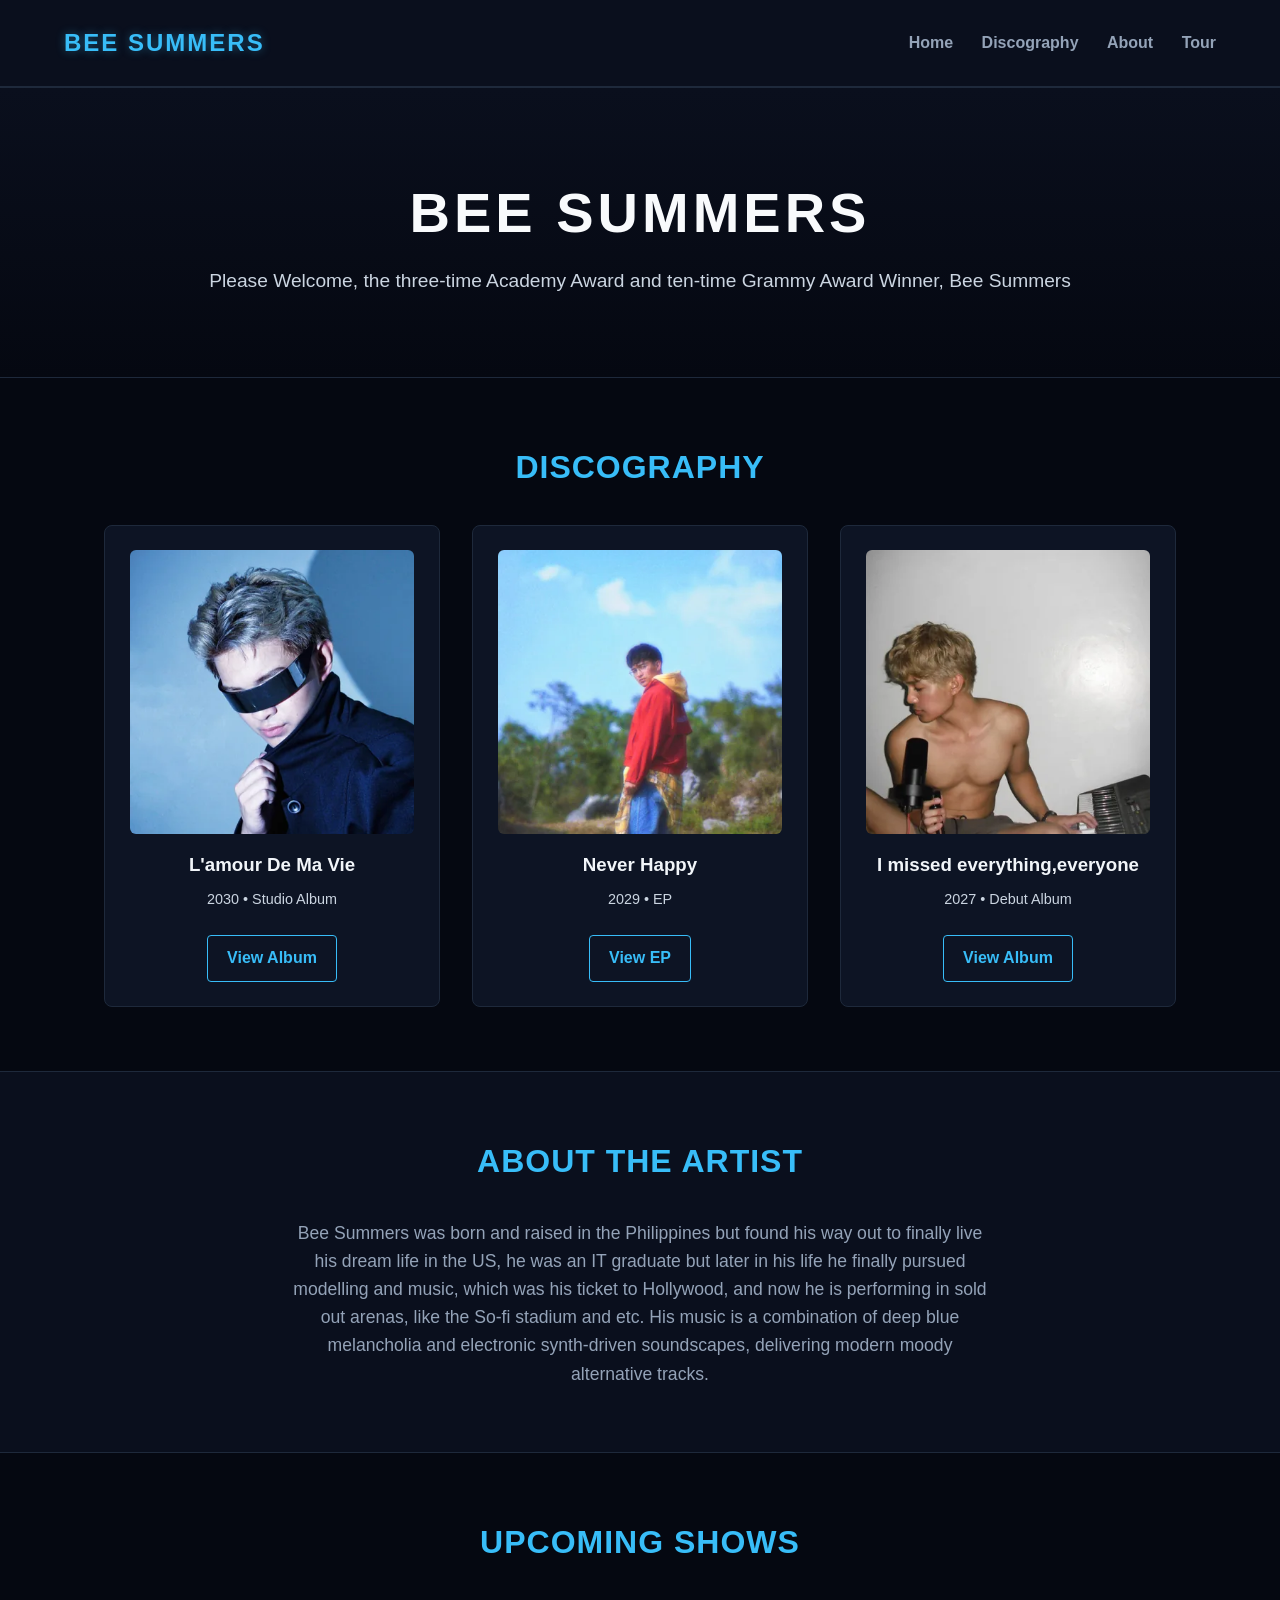
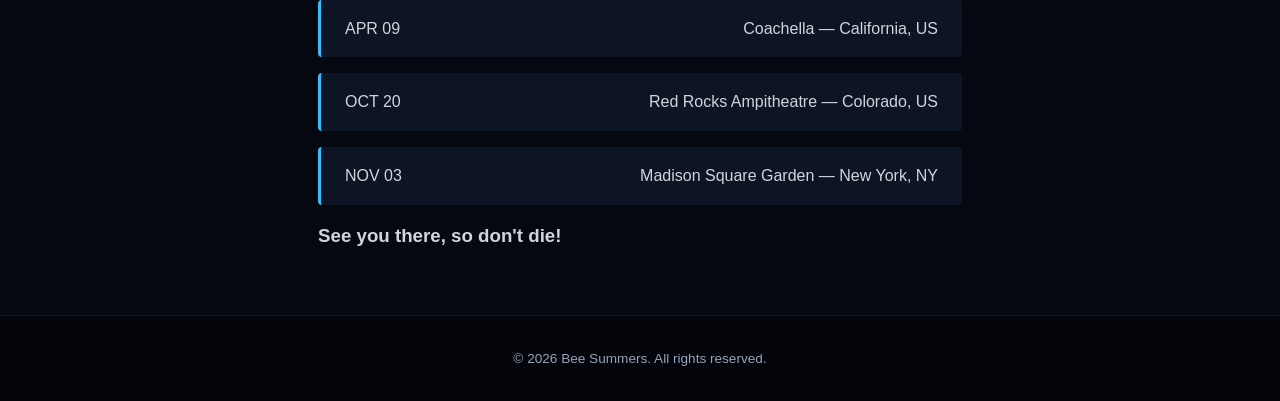
<file: index.html>
<!DOCTYPE html>
<html lang="en">
<head>
    <meta charset="UTF-8">
    <meta name="viewport" content="width=device-width, initial-scale=1.0">
    <title>Bee Summers | Official Discography</title>
    <link rel="stylesheet" href="style.css">
</head>
<body>
    <header>
        <div class="logo">BEE SUMMERS</div>
        <nav>
            <a href="index.html">Home</a>
            <a href="#discography">Discography</a>
            <a href="#about">About</a>
            <a href="#tour">Tour</a>
        </nav>
    </header>

    <section class="hero">
        <div class="hero-content">
            <h1>BEE SUMMERS</h1>
            <p>Please Welcome, the three-time Academy Award and ten-time Grammy Award Winner, Bee Summers </p>
        </div>
    </section>

    <section id="discography" class="main-collection">
        <h2>Discography</h2>
        <div class="grid">
            <div class="card">
                <img src="editorial.webp" alt="Midnight Echoes Album Cover">
                <h3>L'amour De Ma Vie</h3>
                <p>2030 • Studio Album</p>
                <a href="midnight-echoes.html" class="btn">View Album</a>
            </div>
            <div class="card">
                <img src="unnamed.webp" alt="Electric Rain EP Cover">
                <h3>Never Happy</h3>
                <p>2029 • EP</p>
                <a href="electric-rain.html" class="btn">View EP</a>
            </div>
            <div class="card">
                <img src="withmic.webp" alt="Velvet Eclipse Cover">
                <h3>I missed everything,everyone</h3>
                <p>2027 • Debut Album</p>
                <a href="velvet-eclipse.html" class="btn">View Album</a>
            </div>
        </div>
    </section>

    <section id="about" class="about-section">
        <h2>About the Artist</h2>
        <p>Bee Summers was born and raised in the Philippines but found his way out to finally live his dream life in the US, he was an IT graduate but later in his life he finally pursued modelling and music, which was his ticket to Hollywood, and now he is performing in sold out arenas, like the So-fi stadium and etc. His music is a combination of deep blue melancholia and electronic synth-driven soundscapes, delivering modern moody alternative tracks. </p>
    </section>

    <section id="tour" class="tour-section">
        <h2>Upcoming Shows</h2>
        <div class="tour-list">
            <div class="tour-item"><span>APR 09</span> <span>Coachella — California, US</span></div>
            <div class="tour-item"><span>OCT 20</span> <span>Red Rocks Ampitheatre — Colorado, US</span></div>
            <div class="tour-item"><span>NOV 03</span> <span>Madison Square Garden — New York, NY</span></div>
            <h3>See you there, so don't die!</h3>
        </div>
    </section>

    <footer>
        <p>&copy; 2026 Bee Summers. All rights reserved.</p>
    </footer>
</body>
</html>
</file>
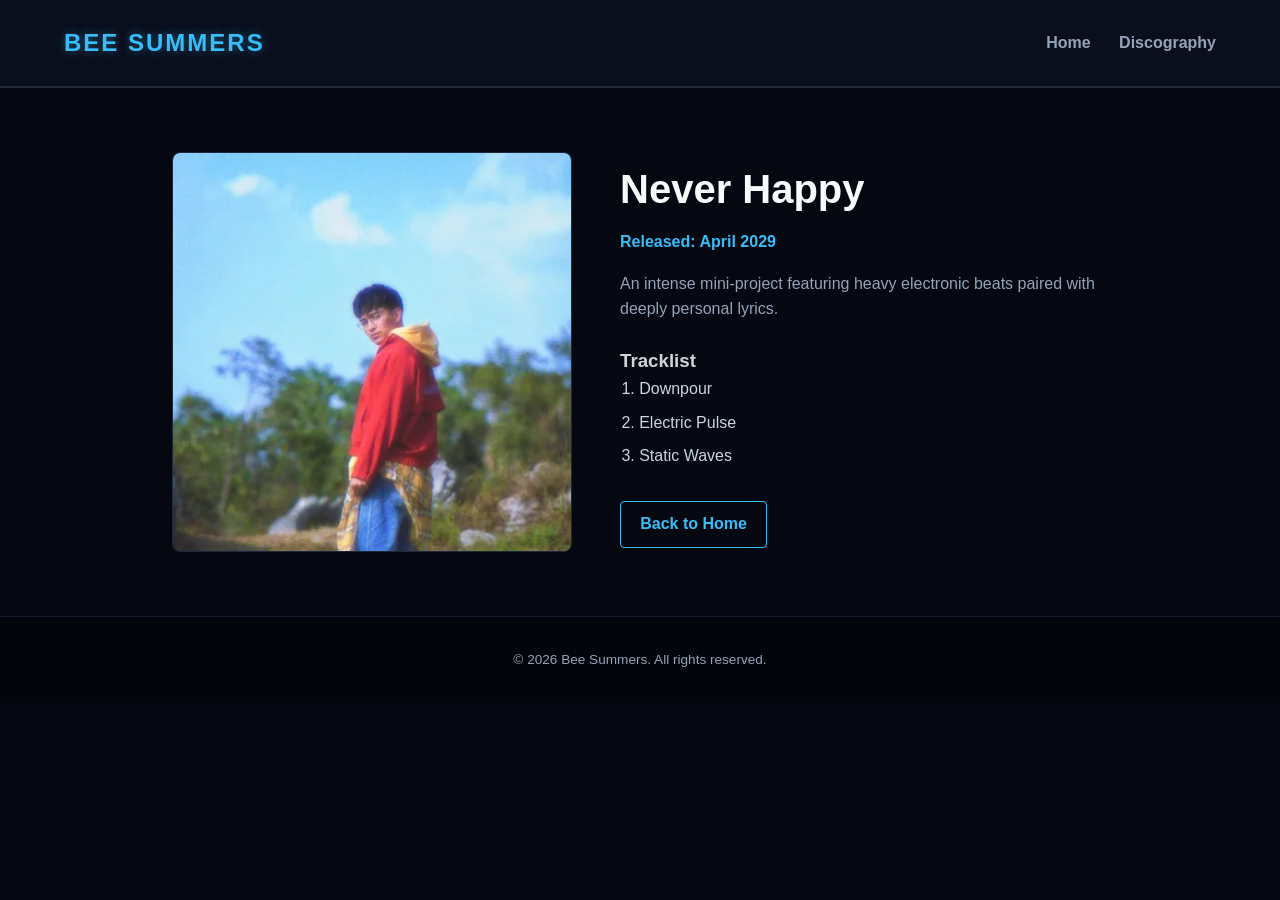
<file: electric-rain.html>
<!DOCTYPE html>
<html lang="en">
<head>
    <meta charset="UTF-8">
    <meta name="viewport" content="width=device-width, initial-scale=1.0">
    <title>Electric Rain | Bee Summers</title>
    <meta name="description" content="Explore Never Happy, an electronic EP by Bee Summers featuring intense beats and deeply personal lyrics.">
    <style>
* {
    margin: 0;
    padding: 0;
    box-sizing: border-box;
    font-family: 'Segoe UI', Tahoma, Geneva, Verdana, sans-serif;
}

body {
    background-color: #050811;
    color: #d1d5db;
    line-height: 1.6;
}

header {
    background: #0a0f1d;
    border-bottom: 2px solid #1e293b;
    display: flex;
    justify-content: space-between;
    align-items: center;
    padding: 1.5rem 5%;
}

.logo {
    font-size: 1.5rem;
    font-weight: 800;
    letter-spacing: 2px;
    color: #38bdf8;
    text-shadow: 0 0 10px rgba(56, 189, 248, 0.4);
}

nav a {
    color: #94a3b8;
    text-decoration: none;
    margin-left: 1.5rem;
    font-weight: 600;
    transition: color 0.3s;
}

nav a:hover {
    color: #38bdf8;
}

.hero {
    background: linear-gradient(180deg, #0a0f1d 0%, #050811 100%);
    padding: 5rem 2rem;
    text-align: center;
    border-bottom: 1px solid #1e293b;
}

.hero h1 {
    font-size: 3.5rem;
    color: #f8fafc;
    letter-spacing: 4px;
}

.hero p {
    font-size: 1.2rem;
    color: #cbd5e1;
    margin-top: 0.5rem;
}

.main-collection {
    padding: 4rem 5%;
    max-width: 1200px;
    margin: 0 auto;
}

.main-collection h2, .about-section h2, .tour-section h2 {
    color: #38bdf8;
    font-size: 2rem;
    margin-bottom: 2rem;
    text-align: center;
    text-transform: uppercase;
    letter-spacing: 1px;
}

.grid {
    display: grid;
    grid-template-columns: repeat(auto-fit, minmax(280px, 1fr));
    gap: 2rem;
}

.card {
    background: #0d1424;
    border: 1px solid #1e293b;
    border-radius: 8px;
    padding: 1.5rem;
    text-align: center;
    transition: transform 0.3s, border-color 0.3s;
}

.card:hover {
    transform: translateY(-5px);
    border-color: #38bdf8;
}

.card img {
    width: 100%;
    max-width: 284px;
    height: 284px;
    object-fit: cover;
    border-radius: 6px;
    margin: 0 auto 1rem;
    display: block;
}

.card h3 {
    color: #f1f5f9;
    margin-bottom: 0.5rem;
}

.card p {
    color: #cbd5e1;
    font-size: 0.9rem;
    margin-bottom: 1.5rem;
}

.btn {
    display: inline-block;
    background: transparent;
    color: #38bdf8;
    border: 1px solid #38bdf8;
    padding: 0.6rem 1.2rem;
    border-radius: 4px;
    text-decoration: none;
    font-weight: 600;
    transition: all 0.3s;
}

.btn:hover {
    background: #38bdf8;
    color: #050811;
    box-shadow: 0 0 15px rgba(56, 189, 248, 0.4);
}

.about-section {
    background: #0a0f1d;
    padding: 4rem 10%;
    text-align: center;
    border-top: 1px solid #1e293b;
    border-bottom: 1px solid #1e293b;
}

.about-section p {
    max-width: 700px;
    margin: 0 auto;
    color: #94a3b8;
    font-size: 1.1rem;
}

.tour-section {
    padding: 4rem 10%;
    max-width: 900px;
    margin: 0 auto;
}

.tour-list {
    display: flex;
    flex-direction: column;
    gap: 1rem;
}

.tour-item {
    display: flex;
    justify-content: space-between;
    background: #0d1424;
    padding: 1rem 1.5rem;
    border-left: 3px solid #38bdf8;
    border-radius: 4px;
}

.detail-container {
    display: flex;
    flex-wrap: wrap;
    gap: 3rem;
    max-width: 1000px;
    margin: 4rem auto;
    padding: 0 2rem;
    align-items: center;
}

.detail-img {
    width: 400px;
    height: 400px;
    max-width: 100%;
    object-fit: cover;
    border-radius: 8px;
    border: 1px solid #1e293b;
}

.detail-info {
    flex: 1;
}

.detail-info h1 {
    color: #f8fafc;
    font-size: 2.5rem;
    margin-bottom: 0.5rem;
}

.detail-info .release {
    color: #38bdf8;
    font-weight: 600;
    margin-bottom: 1rem;
}

.detail-info .description {
    color: #94a3b8;
    margin-bottom: 1.5rem;
}

.tracklist {
    margin-left: 1.2rem;
    color: #cbd5e1;
    margin-bottom: 2rem;
}

.tracklist li {
    margin-bottom: 0.5rem;
}

footer {
    text-align: center;
    padding: 2rem;
    background: #03050a;
    color: #94a3b8;
    font-size: 0.85rem;
    border-top: 1px solid #0f172a;
}
    </style>
</head>
<body>
    <header>
        <div class="logo">BEE SUMMERS</div>
        <nav>
            <a href="index.html">Home</a>
            <a href="index.html#discography">Discography</a>
        </nav>
    </header>

    <main class="detail-container">
        <img src="unnamed.webp" alt="Electric Rain EP cover" class="detail-img" width="400" height="400">
        <div class="detail-info">
            <h1>Never Happy</h1>
            <p class="release">Released: April 2029</p>
            <p class="description">An intense mini-project featuring heavy electronic beats paired with deeply personal lyrics.</p>
            <h3>Tracklist</h3>
            <ol class="tracklist">
                <li>Downpour</li>
                <li>Electric Pulse</li>
                <li>Static Waves</li>
            </ol>
            <a href="index.html" class="btn">Back to Home</a>
        </div>
    </main>

    <footer>
        <p>&copy; 2026 Bee Summers. All rights reserved.</p>
    </footer>
</body>
</html>
</file>
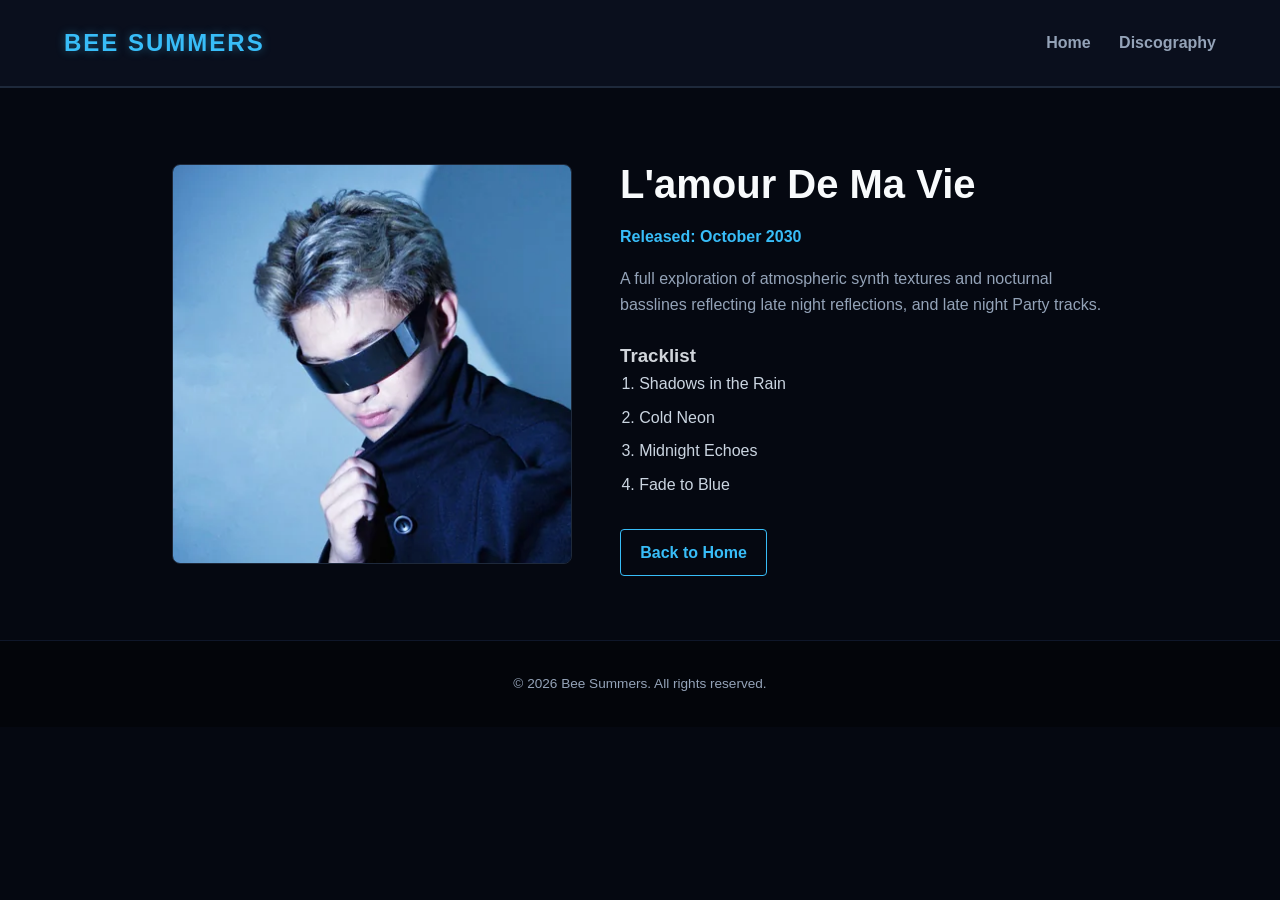
<file: midnight-echoes.html>
<!DOCTYPE html>
<html lang="en">
<head>
    <meta charset="UTF-8">
    <meta name="viewport" content="width=device-width, initial-scale=1.0">
    <title>Midnight Echoes | Bee Summers</title>
    <meta name="description" content="Listen to L'amour De Ma Vie by Bee Summers, a full album exploring atmospheric synth textures and nocturnal basslines.">
    <style>
* {
    margin: 0;
    padding: 0;
    box-sizing: border-box;
    font-family: 'Segoe UI', Tahoma, Geneva, Verdana, sans-serif;
}

body {
    background-color: #050811;
    color: #d1d5db;
    line-height: 1.6;
}

header {
    background: #0a0f1d;
    border-bottom: 2px solid #1e293b;
    display: flex;
    justify-content: space-between;
    align-items: center;
    padding: 1.5rem 5%;
}

.logo {
    font-size: 1.5rem;
    font-weight: 800;
    letter-spacing: 2px;
    color: #38bdf8;
    text-shadow: 0 0 10px rgba(56, 189, 248, 0.4);
}

nav a {
    color: #94a3b8;
    text-decoration: none;
    margin-left: 1.5rem;
    font-weight: 600;
    transition: color 0.3s;
}

nav a:hover {
    color: #38bdf8;
}

.hero {
    background: linear-gradient(180deg, #0a0f1d 0%, #050811 100%);
    padding: 5rem 2rem;
    text-align: center;
    border-bottom: 1px solid #1e293b;
}

.hero h1 {
    font-size: 3.5rem;
    color: #f8fafc;
    letter-spacing: 4px;
}

.hero p {
    font-size: 1.2rem;
    color: #cbd5e1;
    margin-top: 0.5rem;
}

.main-collection {
    padding: 4rem 5%;
    max-width: 1200px;
    margin: 0 auto;
}

.main-collection h2, .about-section h2, .tour-section h2 {
    color: #38bdf8;
    font-size: 2rem;
    margin-bottom: 2rem;
    text-align: center;
    text-transform: uppercase;
    letter-spacing: 1px;
}

.grid {
    display: grid;
    grid-template-columns: repeat(auto-fit, minmax(280px, 1fr));
    gap: 2rem;
}

.card {
    background: #0d1424;
    border: 1px solid #1e293b;
    border-radius: 8px;
    padding: 1.5rem;
    text-align: center;
    transition: transform 0.3s, border-color 0.3s;
}

.card:hover {
    transform: translateY(-5px);
    border-color: #38bdf8;
}

.card img {
    width: 100%;
    max-width: 284px;
    height: 284px;
    object-fit: cover;
    border-radius: 6px;
    margin: 0 auto 1rem;
    display: block;
}

.card h3 {
    color: #f1f5f9;
    margin-bottom: 0.5rem;
}

.card p {
    color: #cbd5e1;
    font-size: 0.9rem;
    margin-bottom: 1.5rem;
}

.btn {
    display: inline-block;
    background: transparent;
    color: #38bdf8;
    border: 1px solid #38bdf8;
    padding: 0.6rem 1.2rem;
    border-radius: 4px;
    text-decoration: none;
    font-weight: 600;
    transition: all 0.3s;
}

.btn:hover {
    background: #38bdf8;
    color: #050811;
    box-shadow: 0 0 15px rgba(56, 189, 248, 0.4);
}

.about-section {
    background: #0a0f1d;
    padding: 4rem 10%;
    text-align: center;
    border-top: 1px solid #1e293b;
    border-bottom: 1px solid #1e293b;
}

.about-section p {
    max-width: 700px;
    margin: 0 auto;
    color: #94a3b8;
    font-size: 1.1rem;
}

.tour-section {
    padding: 4rem 10%;
    max-width: 900px;
    margin: 0 auto;
}

.tour-list {
    display: flex;
    flex-direction: column;
    gap: 1rem;
}

.tour-item {
    display: flex;
    justify-content: space-between;
    background: #0d1424;
    padding: 1rem 1.5rem;
    border-left: 3px solid #38bdf8;
    border-radius: 4px;
}

.detail-container {
    display: flex;
    flex-wrap: wrap;
    gap: 3rem;
    max-width: 1000px;
    margin: 4rem auto;
    padding: 0 2rem;
    align-items: center;
}

.detail-img {
    width: 400px;
    height: 400px;
    max-width: 100%;
    object-fit: cover;
    border-radius: 8px;
    border: 1px solid #1e293b;
}

.detail-info {
    flex: 1;
}

.detail-info h1 {
    color: #f8fafc;
    font-size: 2.5rem;
    margin-bottom: 0.5rem;
}

.detail-info .release {
    color: #38bdf8;
    font-weight: 600;
    margin-bottom: 1rem;
}

.detail-info .description {
    color: #94a3b8;
    margin-bottom: 1.5rem;
}

.tracklist {
    margin-left: 1.2rem;
    color: #cbd5e1;
    margin-bottom: 2rem;
}

.tracklist li {
    margin-bottom: 0.5rem;
}

footer {
    text-align: center;
    padding: 2rem;
    background: #03050a;
    color: #94a3b8;
    font-size: 0.85rem;
    border-top: 1px solid #0f172a;
}
    </style>
</head>
<body>
    <header>
        <div class="logo">BEE SUMMERS</div>
        <nav>
            <a href="index.html">Home</a>
            <a href="index.html#discography">Discography</a>
        </nav>
    </header>

    <main class="detail-container">
        <img src="editorial.webp" alt="Midnight Echoes album cover" class="detail-img" width="400" height="400">
        <div class="detail-info">
            <h1>L'amour De Ma Vie</h1>
            <p class="release">Released: October 2030</p>
            <p class="description">A full exploration of atmospheric synth textures and nocturnal basslines reflecting late night reflections, and late night Party tracks.</p>
            <h3>Tracklist</h3>
            <ol class="tracklist">
                <li>Shadows in the Rain</li>
                <li>Cold Neon</li>
                <li>Midnight Echoes</li>
                <li>Fade to Blue</li>
            </ol>
            <a href="index.html" class="btn">Back to Home</a>
        </div>
    </main>

    <footer>
        <p>&copy; 2026 Bee Summers. All rights reserved.</p>
    </footer>
</body>
</html>
</file>
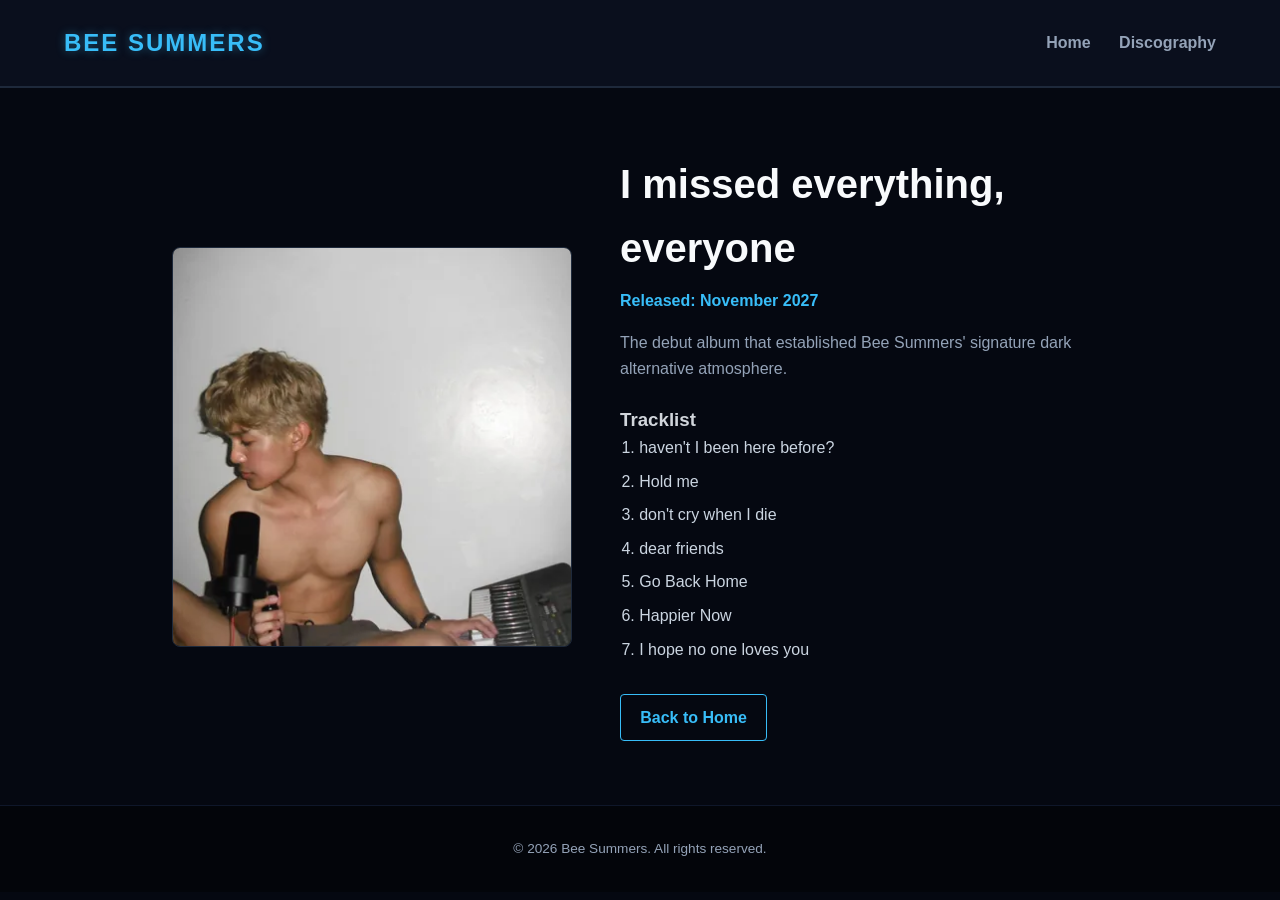
<file: velvet-eclipse.html>
<!DOCTYPE html>
<html lang="en">
<head>
    <meta charset="UTF-8">
    <meta name="viewport" content="width=device-width, initial-scale=1.0">
    <title>Velvet Eclipse | Bee Summers</title>
    <meta name="description" content="Explore I missed everything, everyone, the debut album by Bee Summers with a dark alternative atmosphere.">
    <style>
* {
    margin: 0;
    padding: 0;
    box-sizing: border-box;
    font-family: 'Segoe UI', Tahoma, Geneva, Verdana, sans-serif;
}

body {
    background-color: #050811;
    color: #d1d5db;
    line-height: 1.6;
}

header {
    background: #0a0f1d;
    border-bottom: 2px solid #1e293b;
    display: flex;
    justify-content: space-between;
    align-items: center;
    padding: 1.5rem 5%;
}

.logo {
    font-size: 1.5rem;
    font-weight: 800;
    letter-spacing: 2px;
    color: #38bdf8;
    text-shadow: 0 0 10px rgba(56, 189, 248, 0.4);
}

nav a {
    color: #94a3b8;
    text-decoration: none;
    margin-left: 1.5rem;
    font-weight: 600;
    transition: color 0.3s;
}

nav a:hover {
    color: #38bdf8;
}

.hero {
    background: linear-gradient(180deg, #0a0f1d 0%, #050811 100%);
    padding: 5rem 2rem;
    text-align: center;
    border-bottom: 1px solid #1e293b;
}

.hero h1 {
    font-size: 3.5rem;
    color: #f8fafc;
    letter-spacing: 4px;
}

.hero p {
    font-size: 1.2rem;
    color: #cbd5e1;
    margin-top: 0.5rem;
}

.main-collection {
    padding: 4rem 5%;
    max-width: 1200px;
    margin: 0 auto;
}

.main-collection h2, .about-section h2, .tour-section h2 {
    color: #38bdf8;
    font-size: 2rem;
    margin-bottom: 2rem;
    text-align: center;
    text-transform: uppercase;
    letter-spacing: 1px;
}

.grid {
    display: grid;
    grid-template-columns: repeat(auto-fit, minmax(280px, 1fr));
    gap: 2rem;
}

.card {
    background: #0d1424;
    border: 1px solid #1e293b;
    border-radius: 8px;
    padding: 1.5rem;
    text-align: center;
    transition: transform 0.3s, border-color 0.3s;
}

.card:hover {
    transform: translateY(-5px);
    border-color: #38bdf8;
}

.card img {
    width: 100%;
    max-width: 284px;
    height: 284px;
    object-fit: cover;
    border-radius: 6px;
    margin: 0 auto 1rem;
    display: block;
}

.card h3 {
    color: #f1f5f9;
    margin-bottom: 0.5rem;
}

.card p {
    color: #cbd5e1;
    font-size: 0.9rem;
    margin-bottom: 1.5rem;
}

.btn {
    display: inline-block;
    background: transparent;
    color: #38bdf8;
    border: 1px solid #38bdf8;
    padding: 0.6rem 1.2rem;
    border-radius: 4px;
    text-decoration: none;
    font-weight: 600;
    transition: all 0.3s;
}

.btn:hover {
    background: #38bdf8;
    color: #050811;
    box-shadow: 0 0 15px rgba(56, 189, 248, 0.4);
}

.about-section {
    background: #0a0f1d;
    padding: 4rem 10%;
    text-align: center;
    border-top: 1px solid #1e293b;
    border-bottom: 1px solid #1e293b;
}

.about-section p {
    max-width: 700px;
    margin: 0 auto;
    color: #94a3b8;
    font-size: 1.1rem;
}

.tour-section {
    padding: 4rem 10%;
    max-width: 900px;
    margin: 0 auto;
}

.tour-list {
    display: flex;
    flex-direction: column;
    gap: 1rem;
}

.tour-item {
    display: flex;
    justify-content: space-between;
    background: #0d1424;
    padding: 1rem 1.5rem;
    border-left: 3px solid #38bdf8;
    border-radius: 4px;
}

.detail-container {
    display: flex;
    flex-wrap: wrap;
    gap: 3rem;
    max-width: 1000px;
    margin: 4rem auto;
    padding: 0 2rem;
    align-items: center;
}

.detail-img {
    width: 400px;
    height: 400px;
    max-width: 100%;
    object-fit: cover;
    border-radius: 8px;
    border: 1px solid #1e293b;
}

.detail-info {
    flex: 1;
}

.detail-info h1 {
    color: #f8fafc;
    font-size: 2.5rem;
    margin-bottom: 0.5rem;
}

.detail-info .release {
    color: #38bdf8;
    font-weight: 600;
    margin-bottom: 1rem;
}

.detail-info .description {
    color: #94a3b8;
    margin-bottom: 1.5rem;
}

.tracklist {
    margin-left: 1.2rem;
    color: #cbd5e1;
    margin-bottom: 2rem;
}

.tracklist li {
    margin-bottom: 0.5rem;
}

footer {
    text-align: center;
    padding: 2rem;
    background: #03050a;
    color: #94a3b8;
    font-size: 0.85rem;
    border-top: 1px solid #0f172a;
}
    </style>
</head>
<body>
    <header>
        <div class="logo">BEE SUMMERS</div>
        <nav>
            <a href="index.html">Home</a>
            <a href="index.html#discography">Discography</a>
        </nav>
    </header>

    <main class="detail-container">
        <img src="withmic.webp" alt="Velvet Eclipse album cover" class="detail-img" width="400" height="400">
        <div class="detail-info">
            <h1>I missed everything, everyone</h1>
            <p class="release">Released: November 2027</p>
            <p class="description">The debut album that established Bee Summers' signature dark alternative atmosphere.</p>
            <h3>Tracklist</h3>
            <ol class="tracklist">
                <li>haven't I been here before?</li>
                <li>Hold me</li>
                <li>don't cry when I die</li>
                <li>dear friends</li>
                <li>Go Back Home</li>
                <li>Happier Now</li>
                <li>I hope no one loves you</li>
            </ol>
            <a href="index.html" class="btn">Back to Home</a>
        </div>
    </main>

    <footer>
        <p>&copy; 2026 Bee Summers. All rights reserved.</p>
    </footer>
</body>
</html>
</file>
<file: style.css>
* {
    margin: 0;
    padding: 0;
    box-sizing: border-box;
    font-family: 'Segoe UI', Tahoma, Geneva, Verdana, sans-serif;
}

body {
    background-color: #050811;
    color: #d1d5db;
    line-height: 1.6;
}

header {
    background: #0a0f1d;
    border-bottom: 2px solid #1e293b;
    display: flex;
    justify-content: space-between;
    align-items: center;
    padding: 1.5rem 5%;
}

.logo {
    font-size: 1.5rem;
    font-weight: 800;
    letter-spacing: 2px;
    color: #38bdf8;
    text-shadow: 0 0 10px rgba(56, 189, 248, 0.4);
}

nav a {
    color: #94a3b8;
    text-decoration: none;
    margin-left: 1.5rem;
    font-weight: 600;
    transition: color 0.3s;
}

nav a:hover {
    color: #38bdf8;
}

.hero {
    background: linear-gradient(180deg, #0a0f1d 0%, #050811 100%);
    padding: 5rem 2rem;
    text-align: center;
    border-bottom: 1px solid #1e293b;
}

.hero h1 {
    font-size: 3.5rem;
    color: #f8fafc;
    letter-spacing: 4px;
}

.hero p {
    font-size: 1.2rem;
    color: #cbd5e1;
    margin-top: 0.5rem;
}

.main-collection {
    padding: 4rem 5%;
    max-width: 1200px;
    margin: 0 auto;
}

.main-collection h2, .about-section h2, .tour-section h2 {
    color: #38bdf8;
    font-size: 2rem;
    margin-bottom: 2rem;
    text-align: center;
    text-transform: uppercase;
    letter-spacing: 1px;
}

.grid {
    display: grid;
    grid-template-columns: repeat(auto-fit, minmax(280px, 1fr));
    gap: 2rem;
}

.card {
    background: #0d1424;
    border: 1px solid #1e293b;
    border-radius: 8px;
    padding: 1.5rem;
    text-align: center;
    transition: transform 0.3s, border-color 0.3s;
}

.card:hover {
    transform: translateY(-5px);
    border-color: #38bdf8;
}

.card img {
    width: 100%;
    max-width: 284px;
    height: 284px;
    object-fit: cover;
    border-radius: 6px;
    margin: 0 auto 1rem;
    display: block;
}

.card h3 {
    color: #f1f5f9;
    margin-bottom: 0.5rem;
}

.card p {
    color: #cbd5e1;
    font-size: 0.9rem;
    margin-bottom: 1.5rem;
}

.btn {
    display: inline-block;
    background: transparent;
    color: #38bdf8;
    border: 1px solid #38bdf8;
    padding: 0.6rem 1.2rem;
    border-radius: 4px;
    text-decoration: none;
    font-weight: 600;
    transition: all 0.3s;
}

.btn:hover {
    background: #38bdf8;
    color: #050811;
    box-shadow: 0 0 15px rgba(56, 189, 248, 0.4);
}

.about-section {
    background: #0a0f1d;
    padding: 4rem 10%;
    text-align: center;
    border-top: 1px solid #1e293b;
    border-bottom: 1px solid #1e293b;
}

.about-section p {
    max-width: 700px;
    margin: 0 auto;
    color: #94a3b8;
    font-size: 1.1rem;
}

.tour-section {
    padding: 4rem 10%;
    max-width: 900px;
    margin: 0 auto;
}

.tour-list {
    display: flex;
    flex-direction: column;
    gap: 1rem;
}

.tour-item {
    display: flex;
    justify-content: space-between;
    background: #0d1424;
    padding: 1rem 1.5rem;
    border-left: 3px solid #38bdf8;
    border-radius: 4px;
}

.detail-container {
    display: flex;
    flex-wrap: wrap;
    gap: 3rem;
    max-width: 1000px;
    margin: 4rem auto;
    padding: 0 2rem;
    align-items: center;
}

.detail-img {
    width: 400px;
    height: 400px;
    max-width: 100%;
    object-fit: cover;
    border-radius: 8px;
    border: 1px solid #1e293b;
}

.detail-info {
    flex: 1;
}

.detail-info h1 {
    color: #f8fafc;
    font-size: 2.5rem;
    margin-bottom: 0.5rem;
}

.detail-info .release {
    color: #38bdf8;
    font-weight: 600;
    margin-bottom: 1rem;
}

.detail-info .description {
    color: #94a3b8;
    margin-bottom: 1.5rem;
}

.tracklist {
    margin-left: 1.2rem;
    color: #cbd5e1;
    margin-bottom: 2rem;
}

.tracklist li {
    margin-bottom: 0.5rem;
}

footer {
    text-align: center;
    padding: 2rem;
    background: #03050a;
    color: #94a3b8;
    font-size: 0.85rem;
    border-top: 1px solid #0f172a;
}
</file>
